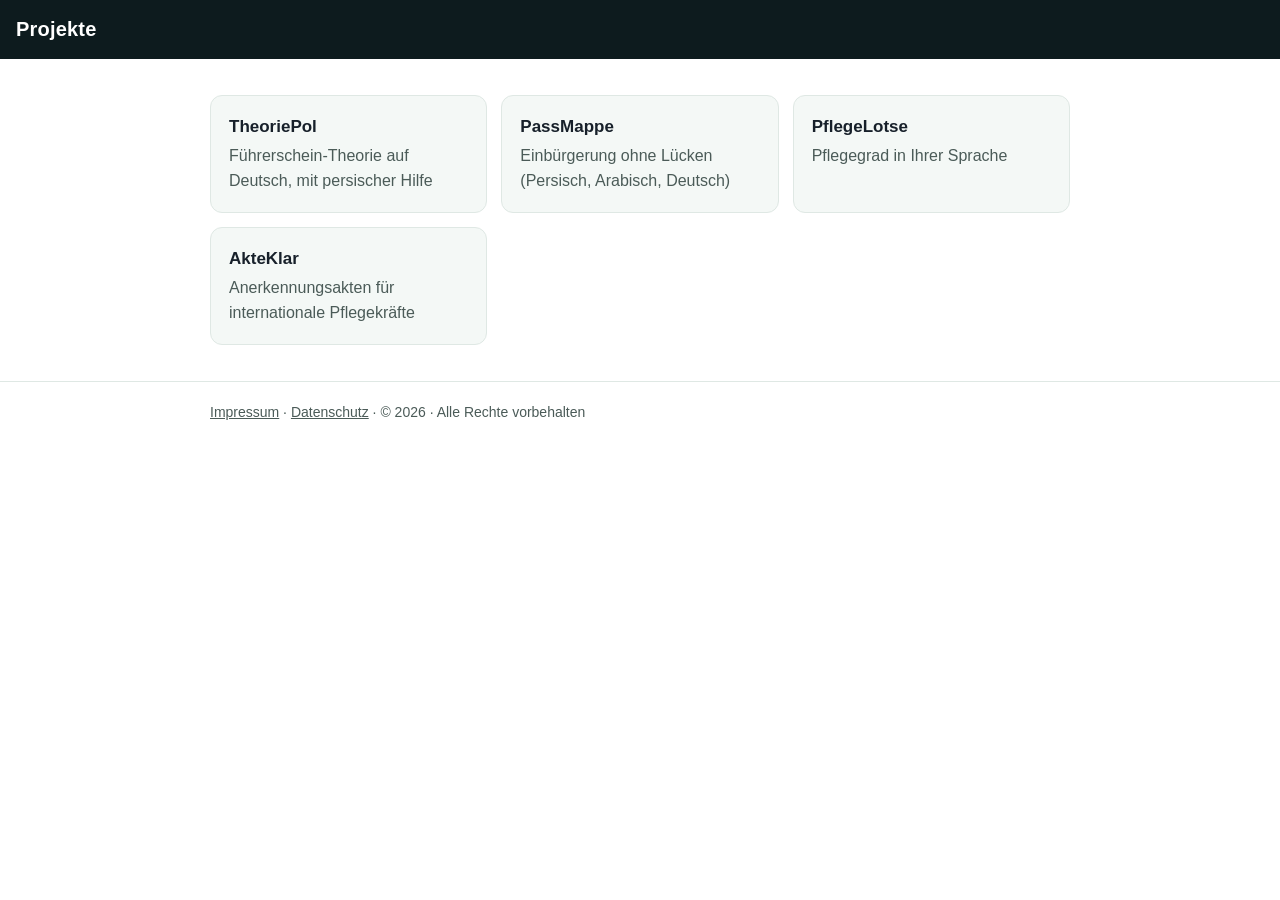
<file: index.html>
<!doctype html>
<html lang="de"><head><meta charset="utf-8"><meta name="viewport" content="width=device-width, initial-scale=1"><title>Projekte</title><link rel="stylesheet" href="site.css"></head>
<body><div class="top"><div class="brand">Projekte</div></div>
<main><div class="wrap">
<div class="grid">
<a class="card" href="theoriepol/" style="text-decoration:none;color:inherit"><b>TheoriePol</b><p>Führerschein-Theorie auf Deutsch, mit persischer Hilfe</p></a>
<a class="card" href="passmappe/" style="text-decoration:none;color:inherit"><b>PassMappe</b><p>Einbürgerung ohne Lücken (Persisch, Arabisch, Deutsch)</p></a>
<a class="card" href="pflegelotse/" style="text-decoration:none;color:inherit"><b>PflegeLotse</b><p>Pflegegrad in Ihrer Sprache</p></a>
<a class="card" href="akteklar/" style="text-decoration:none;color:inherit"><b>AkteKlar</b><p>Anerkennungsakten für internationale Pflegekräfte</p></a>
</div></div></main>
<footer><div class="wrap"><a href="impressum.html">Impressum</a> · <a href="datenschutz.html">Datenschutz</a> · © 2026 · Alle Rechte vorbehalten</div></footer>
</body></html>
</file>
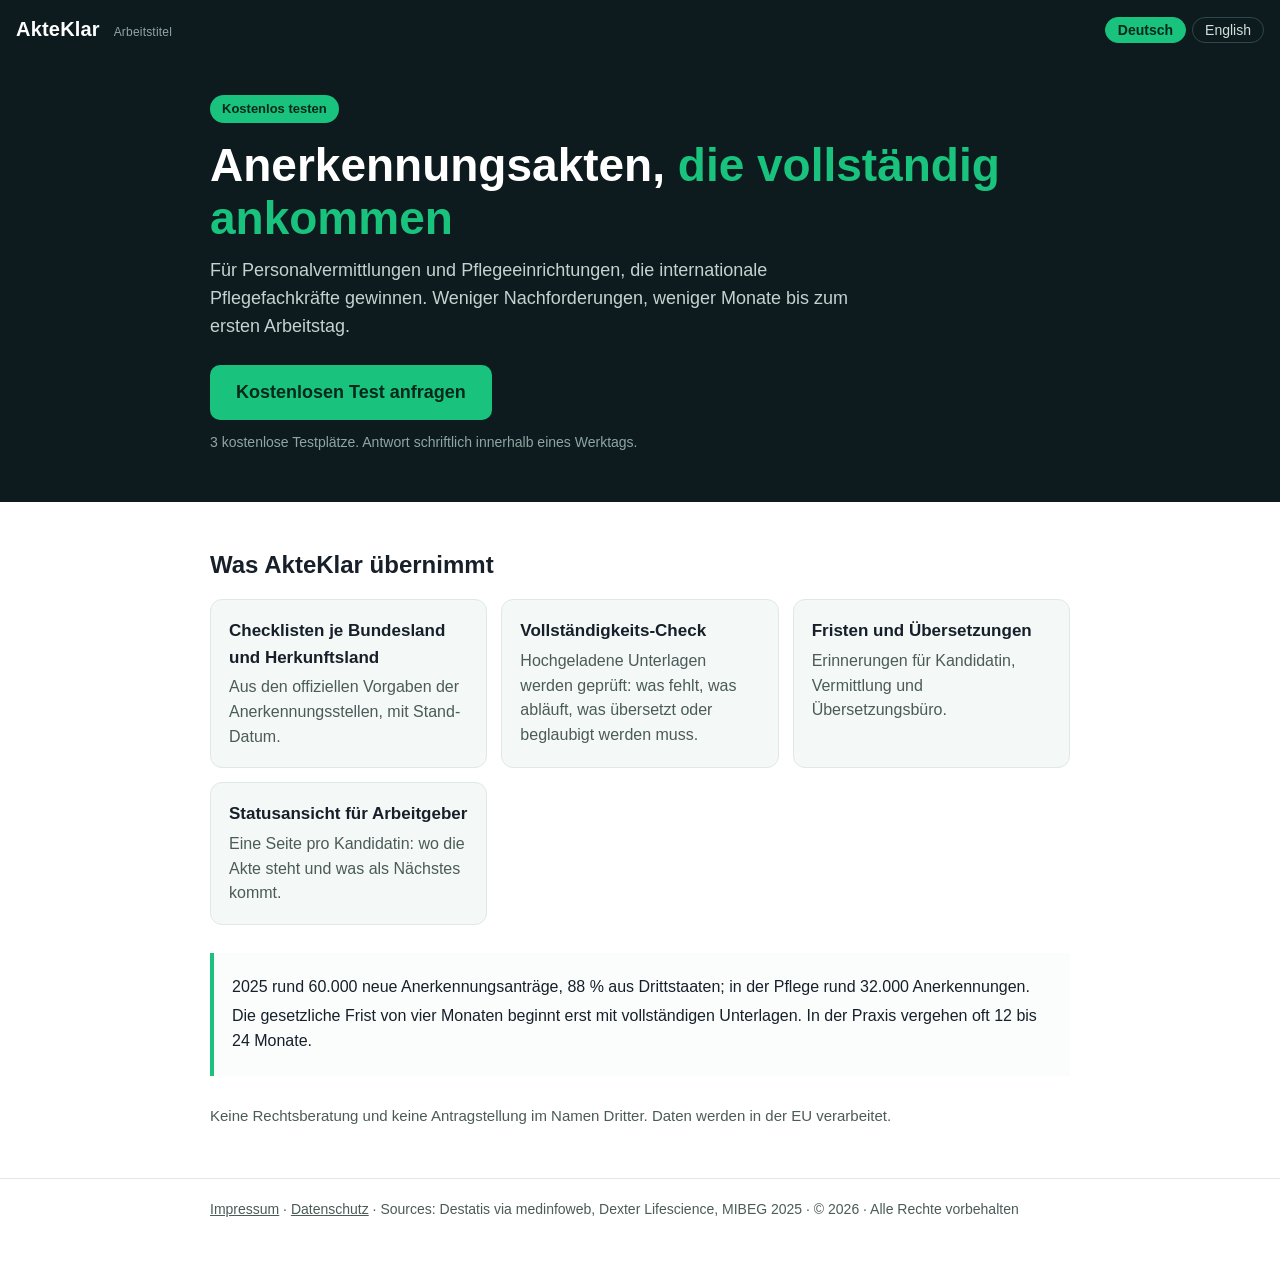
<file: akteklar/index.html>
<!doctype html>
<html lang="de">
<head>
<meta charset="utf-8">
<meta name="viewport" content="width=device-width, initial-scale=1">
<title>AkteKlar – Anerkennungsakten für internationale Pflegekräfte</title>
<meta name="description" content="Jede Anerkennungsakte vollständig, übersetzt und fristgerecht: Checklisten je Bundesland und Herkunftsland, KI-Vollständigkeitsprüfung, Fristen, Statusansicht für Arbeitgeber.">
<link rel="stylesheet" href="../site.css">
</head>
<body>
<div class="top">
  <div class="brand">AkteKlar <small>Arbeitstitel</small></div>
  <div class="langs"><button data-set="de">Deutsch</button><button data-set="en">English</button></div>
</div>

<div data-lang="de">
  <section class="hero"><div class="wrap">
    <span class="tag">Kostenlos testen</span>
    <h1>Anerkennungsakten, <span>die vollständig ankommen</span></h1>
    <p>Für Personalvermittlungen und Pflegeeinrichtungen, die internationale Pflegefachkräfte gewinnen. Weniger Nachforderungen, weniger Monate bis zum ersten Arbeitstag.</p>
    <a class="cta" href="https://tally.so/r/M1aB4A?lang=de">Kostenlosen Test anfragen</a>
    <div class="small">3 kostenlose Testplätze. Antwort schriftlich innerhalb eines Werktags.</div>
  </div></section>
  <main><div class="wrap">
    <h2>Was AkteKlar übernimmt</h2>
    <div class="grid">
      <div class="card"><b>Checklisten je Bundesland und Herkunftsland</b><p>Aus den offiziellen Vorgaben der Anerkennungsstellen, mit Stand-Datum.</p></div>
      <div class="card"><b>Vollständigkeits-Check</b><p>Hochgeladene Unterlagen werden geprüft: was fehlt, was abläuft, was übersetzt oder beglaubigt werden muss.</p></div>
      <div class="card"><b>Fristen und Übersetzungen</b><p>Erinnerungen für Kandidatin, Vermittlung und Übersetzungsbüro.</p></div>
      <div class="card"><b>Statusansicht für Arbeitgeber</b><p>Eine Seite pro Kandidatin: wo die Akte steht und was als Nächstes kommt.</p></div>
    </div>
    <div class="facts">
      <p>2025 rund 60.000 neue Anerkennungsanträge, 88 % aus Drittstaaten; in der Pflege rund 32.000 Anerkennungen.</p>
      <p>Die gesetzliche Frist von vier Monaten beginnt erst mit vollständigen Unterlagen. In der Praxis vergehen oft 12 bis 24 Monate.</p>
    </div>
    <p class="note">Keine Rechtsberatung und keine Antragstellung im Namen Dritter. Daten werden in der EU verarbeitet.</p>
  </div></main>
</div>

<div data-lang="en">
  <section class="hero"><div class="wrap">
    <span class="tag">Free trial</span>
    <h1>Recognition files <span>that arrive complete</span></h1>
    <p>For recruitment agencies and care employers hiring international nurses in Germany. Fewer requests for missing documents, fewer months until day one at work.</p>
    <a class="cta" href="https://tally.so/r/M1aB4A?lang=en">Request a free trial</a>
    <div class="small">3 free trial places. Written answer within one business day.</div>
  </div></section>
  <main><div class="wrap">
    <h2>What AkteKlar takes over</h2>
    <div class="grid">
      <div class="card"><b>Checklists per state and country of origin</b><p>Built from the recognition authorities' official requirements, with a date.</p></div>
      <div class="card"><b>Completeness check</b><p>Uploaded documents are checked: what is missing, expiring, or needs translation or certification.</p></div>
      <div class="card"><b>Deadlines and translations</b><p>Reminders for the candidate, the agency and the translation office.</p></div>
      <div class="card"><b>Status page for employers</b><p>One page per candidate: where the file stands and what comes next.</p></div>
    </div>
    <div class="facts">
      <p>About 60,000 new recognition applications in 2025, 88% from outside the EU; about 32,000 recognitions in nursing.</p>
      <p>The legal four-month deadline starts only when the file is complete. In practice it often takes 12 to 24 months.</p>
    </div>
    <p class="note">No legal advice and no applications on behalf of others. Data processed in the EU.</p>
  </div></main>
</div>

<footer><div class="wrap"><a href="../impressum.html">Impressum</a> · <a href="../datenschutz.html">Datenschutz</a> · Sources: Destatis via medinfoweb, Dexter Lifescience, MIBEG 2025 · © 2026 · Alle Rechte vorbehalten</div></footer>
<script src="../lang.js?v=2"></script>
</body>
</html>
</file>
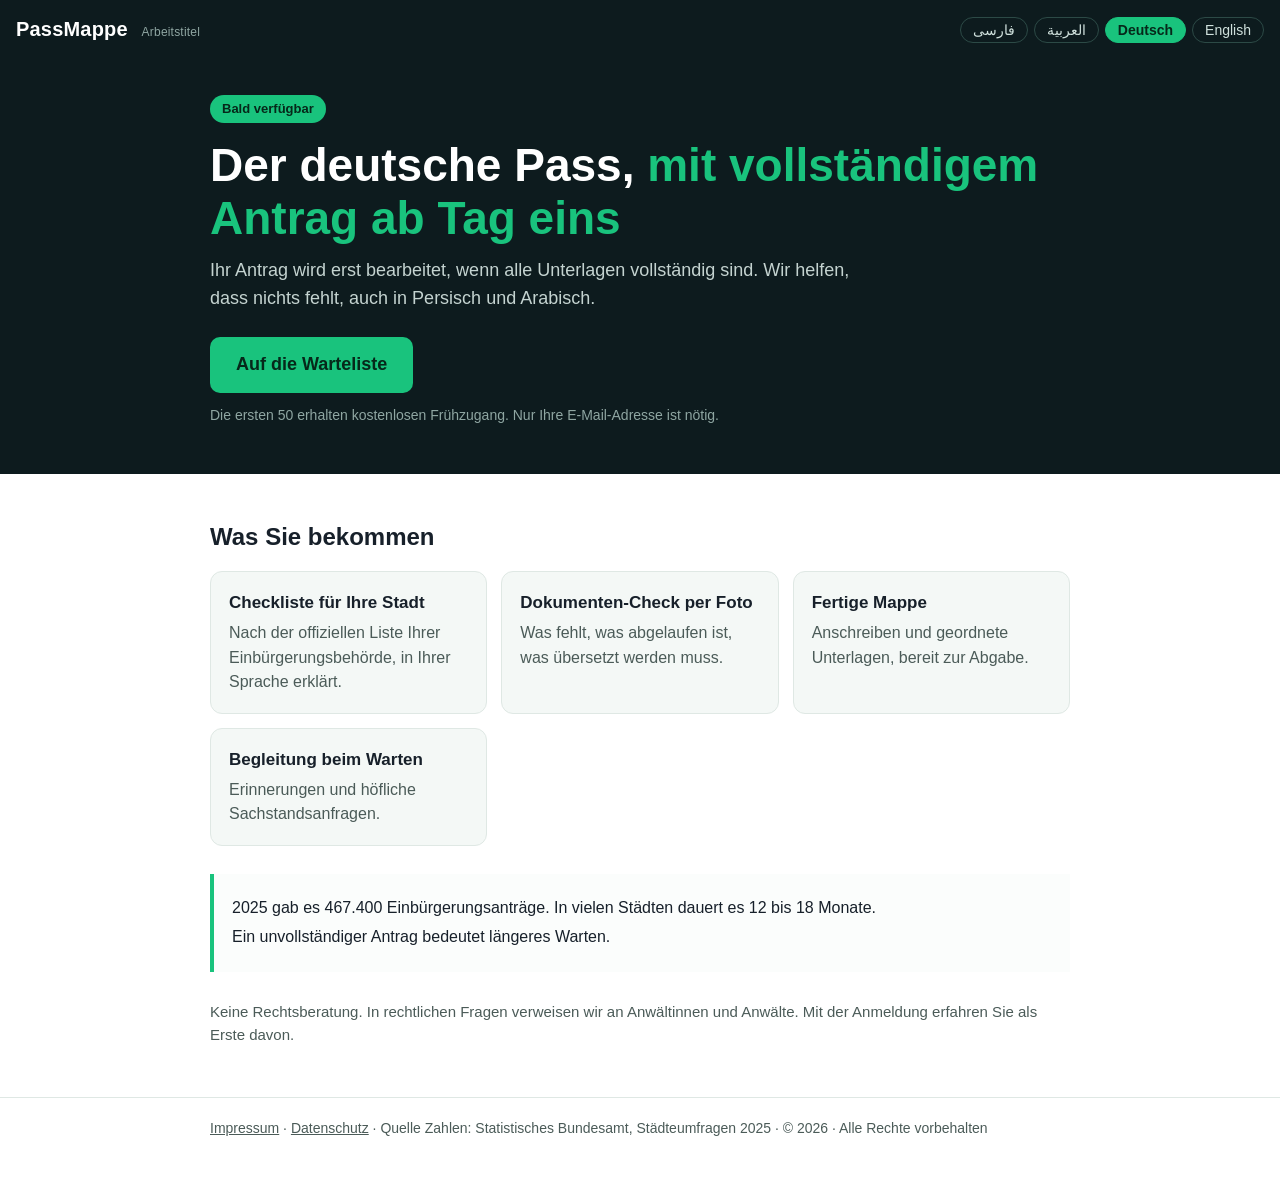
<file: passmappe/index.html>
<!doctype html>
<html lang="fa" dir="rtl">
<head>
<meta charset="utf-8">
<meta name="viewport" content="width=device-width, initial-scale=1">
<title>PassMappe – Einbürgerung ohne Lücken</title>
<meta name="description" content="Einbürgerungsantrag vollständig vom ersten Tag an: Checkliste für Ihre Stadt, Dokumenten-Check, fertige Mappe. In Persisch, Arabisch und Deutsch.">
<link rel="stylesheet" href="../site.css">
</head>
<body>
<div class="top">
  <div class="brand">PassMappe <small>Arbeitstitel</small></div>
  <div class="langs"><button data-set="fa">فارسی</button><button data-set="ar">العربية</button><button data-set="de">Deutsch</button><button data-set="en">English</button></div>
</div>

<!-- Persian -->
<div data-lang="fa">
  <section class="hero"><div class="wrap">
    <span class="tag">به‌زودی</span>
    <h1>پاسپورت آلمانی، <span>با پرونده‌ای کامل از روز اول</span></h1>
    <p>درخواست شما فقط وقتی بررسی می‌شود که همهٔ مدارک کامل باشد. ما کمک می‌کنیم هیچ مدرکی جا نماند، به زبان خودتان.</p>
    <a class="cta" href="https://tally.so/r/xVDKW5?lang=fa">ثبت‌نام در فهرست انتظار</a>
    <div class="small">۵۰ نفر اول دسترسی رایگان می‌گیرند. فقط ایمیل لازم است.</div>
  </div></section>
  <main><div class="wrap">
    <h2>چه چیزی می‌گیرید</h2>
    <div class="grid">
      <div class="card"><b>فهرست مدارک شهر شما</b><p>بر اساس فهرست رسمی ادارهٔ شهر خودتان، به فارسی توضیح داده شده.</p></div>
      <div class="card"><b>بررسی مدارک با عکس</b><p>چه چیزی کم است، چه چیزی تاریخش گذشته، کدام ترجمه لازم است.</p></div>
      <div class="card"><b>پروندهٔ آماده</b><p>نامهٔ همراه و پوشهٔ مرتب، آمادهٔ تحویل.</p></div>
      <div class="card"><b>یادآور در دوران انتظار</b><p>یادآوری‌ها و نامهٔ مؤدبانه برای پرسیدن وضعیت پرونده.</p></div>
    </div>
    <div class="facts">
      <p>۴۶۷٬۴۰۰ درخواست اِنبورگرونگ در سال ۲۰۲۵ ثبت شد. در بسیاری از شهرها انتظار ۱۲ تا ۱۸ ماه است.</p>
      <p>پروندهٔ ناقص یعنی انتظار بیشتر.</p>
    </div>
    <p class="note">این سرویس مشاورهٔ حقوقی نیست. برای پرونده‌های حقوقی شما را به وکیل معرفی می‌کنیم. با ثبت‌نام، اولین نفری هستید که خبردار می‌شوید.</p>
  </div></main>
</div>

<!-- Arabic -->
<div data-lang="ar">
  <section class="hero"><div class="wrap">
    <span class="tag">قريبًا</span>
    <h1>الجواز الألماني <span>بملف كامل من اليوم الأول</span></h1>
    <p>لا يبدأ النظر في طلبك إلا عندما تكتمل كل الوثائق. نساعدك حتى لا تنقصك أي وثيقة، وبلغتك.</p>
    <a class="cta" href="https://tally.so/r/xVDKW5?lang=ar">سجّل في قائمة الانتظار</a>
    <div class="small">أول ٥٠ شخصًا يحصلون على وصول مجاني. نحتاج بريدك الإلكتروني فقط.</div>
  </div></section>
  <main><div class="wrap">
    <h2>ماذا ستحصل</h2>
    <div class="grid">
      <div class="card"><b>قائمة الوثائق لمدينتك</b><p>حسب القائمة الرسمية لدائرة مدينتك، مشروحة بالعربية.</p></div>
      <div class="card"><b>فحص الوثائق بالصور</b><p>ما الناقص، وما انتهت صلاحيته، وما يحتاج إلى ترجمة.</p></div>
      <div class="card"><b>ملف جاهز</b><p>رسالة مرافقة وملف مرتب جاهز للتسليم.</p></div>
      <div class="card"><b>تذكيرات أثناء الانتظار</b><p>تذكيرات ورسالة مهذبة للاستفسار عن حالة الطلب.</p></div>
    </div>
    <div class="facts">
      <p>تم تقديم ٤٦٧٬٤٠٠ طلب تجنيس في عام ٢٠٢٥. في مدن كثيرة يستغرق الانتظار من ١٢ إلى ١٨ شهرًا.</p>
      <p>الملف الناقص يعني انتظارًا أطول.</p>
    </div>
    <p class="note">هذه الخدمة ليست استشارة قانونية. في الحالات القانونية نحيلك إلى محامين. بالتسجيل تكون أول من يعلم.</p>
  </div></main>
</div>

<!-- German -->
<div data-lang="de">
  <section class="hero"><div class="wrap">
    <span class="tag">Bald verfügbar</span>
    <h1>Der deutsche Pass, <span>mit vollständigem Antrag ab Tag eins</span></h1>
    <p>Ihr Antrag wird erst bearbeitet, wenn alle Unterlagen vollständig sind. Wir helfen, dass nichts fehlt, auch in Persisch und Arabisch.</p>
    <a class="cta" href="https://tally.so/r/xVDKW5?lang=de">Auf die Warteliste</a>
    <div class="small">Die ersten 50 erhalten kostenlosen Frühzugang. Nur Ihre E-Mail-Adresse ist nötig.</div>
  </div></section>
  <main><div class="wrap">
    <h2>Was Sie bekommen</h2>
    <div class="grid">
      <div class="card"><b>Checkliste für Ihre Stadt</b><p>Nach der offiziellen Liste Ihrer Einbürgerungsbehörde, in Ihrer Sprache erklärt.</p></div>
      <div class="card"><b>Dokumenten-Check per Foto</b><p>Was fehlt, was abgelaufen ist, was übersetzt werden muss.</p></div>
      <div class="card"><b>Fertige Mappe</b><p>Anschreiben und geordnete Unterlagen, bereit zur Abgabe.</p></div>
      <div class="card"><b>Begleitung beim Warten</b><p>Erinnerungen und höfliche Sachstandsanfragen.</p></div>
    </div>
    <div class="facts">
      <p>2025 gab es 467.400 Einbürgerungsanträge. In vielen Städten dauert es 12 bis 18 Monate.</p>
      <p>Ein unvollständiger Antrag bedeutet längeres Warten.</p>
    </div>
    <p class="note">Keine Rechtsberatung. In rechtlichen Fragen verweisen wir an Anwältinnen und Anwälte. Mit der Anmeldung erfahren Sie als Erste davon.</p>
  </div></main>
</div>

<!-- English -->
<div data-lang="en">
  <section class="hero"><div class="wrap">
    <span class="tag">Coming soon</span>
    <h1>Your German passport, <span>with a complete application from day one</span></h1>
    <p>Your application is only processed once every document is there. We help make sure nothing is missing, in your language.</p>
    <a class="cta" href="https://tally.so/r/xVDKW5?lang=en">Join the waiting list</a>
    <div class="small">The first 50 get free early access. Only your email is needed.</div>
  </div></section>
  <main><div class="wrap">
    <h2>What you get</h2>
    <div class="grid">
      <div class="card"><b>Checklist for your city</b><p>Based on your naturalisation office's official list, explained in your language.</p></div>
      <div class="card"><b>Document check by photo</b><p>What is missing, what has expired, what needs a translation.</p></div>
      <div class="card"><b>Ready folder</b><p>Cover letter and well-ordered documents, ready to hand in.</p></div>
      <div class="card"><b>Support while you wait</b><p>Reminders and polite status inquiries.</p></div>
    </div>
    <div class="facts">
      <p>Germany received 467,400 naturalisation applications in 2025. In many cities it takes 12 to 18 months.</p>
      <p>An incomplete application means a longer wait.</p>
    </div>
    <p class="note">Not legal advice. For legal questions we refer you to lawyers. Sign up to hear first.</p>
  </div></main>
</div>

<footer><div class="wrap"><a href="../impressum.html">Impressum</a> · <a href="../datenschutz.html">Datenschutz</a> · Quelle Zahlen: Statistisches Bundesamt, Städteumfragen 2025 · © 2026 · Alle Rechte vorbehalten</div></footer>
<script src="../lang.js?v=2"></script>
</body>
</html>
</file>
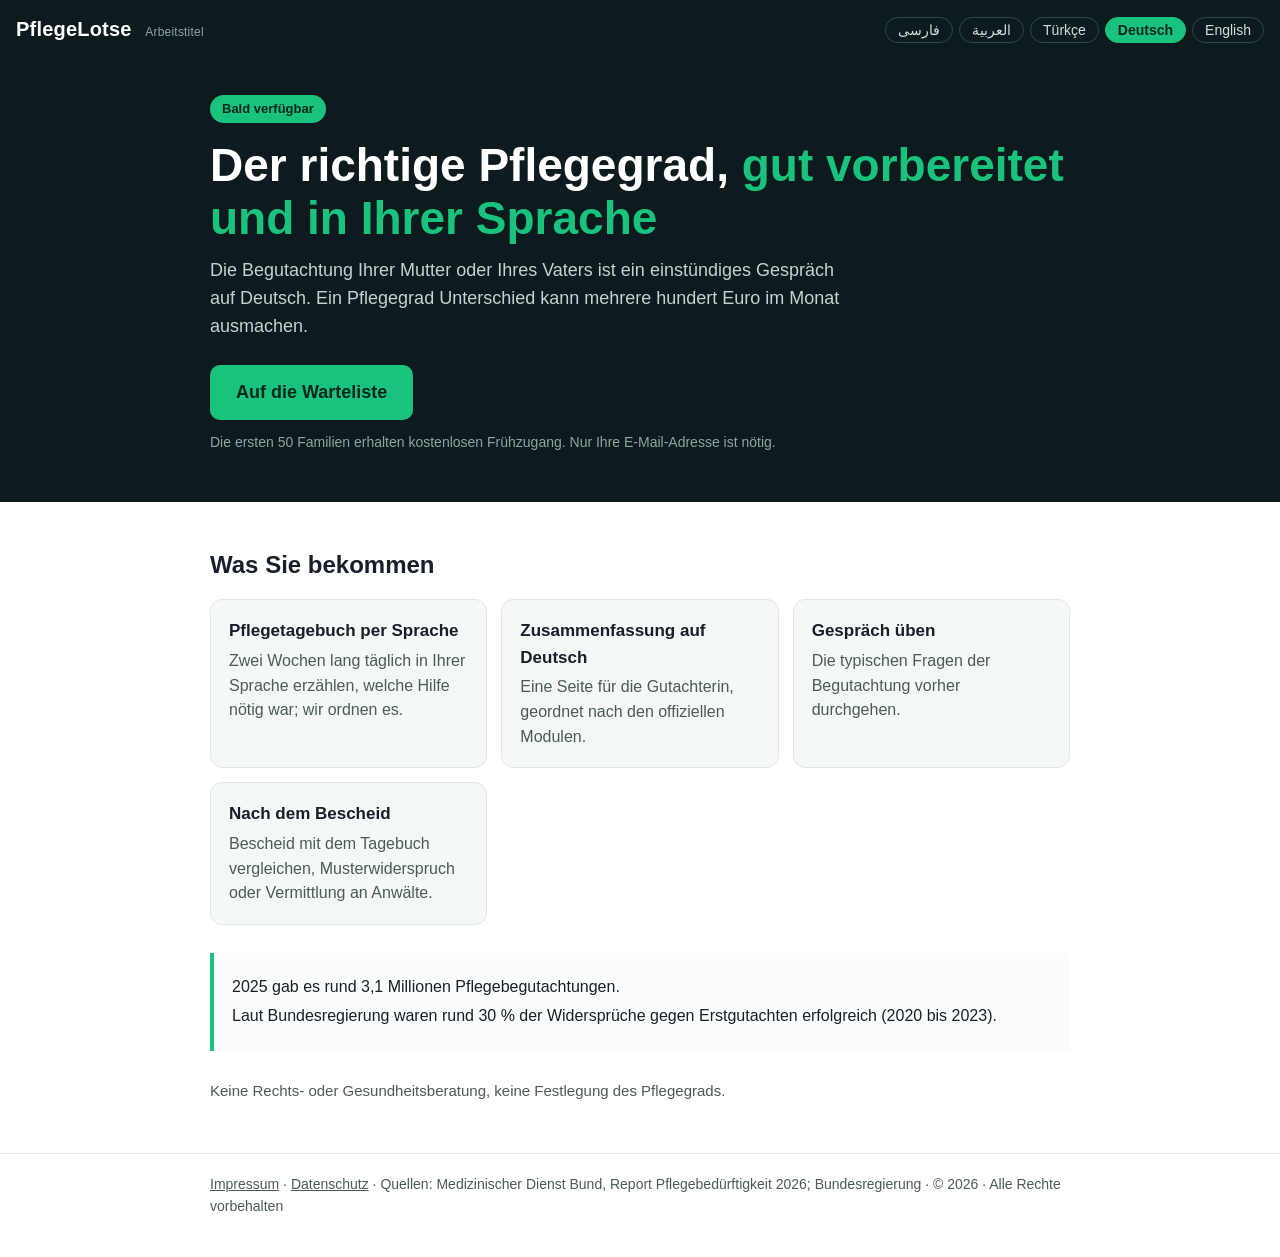
<file: pflegelotse/index.html>
<!doctype html>
<html lang="fa" dir="rtl">
<head>
<meta charset="utf-8">
<meta name="viewport" content="width=device-width, initial-scale=1">
<title>PflegeLotse – Pflegegrad in Ihrer Sprache</title>
<meta name="description" content="Gut vorbereitet zur Pflegebegutachtung, in Persisch, Arabisch, Türkisch und Deutsch: Pflegetagebuch per Sprache, Zusammenfassung auf Deutsch, Übung für das Gespräch.">
<link rel="stylesheet" href="../site.css">
</head>
<body>
<div class="top">
  <div class="brand">PflegeLotse <small>Arbeitstitel</small></div>
  <div class="langs"><button data-set="fa">فارسی</button><button data-set="ar">العربية</button><button data-set="tr">Türkçe</button><button data-set="de">Deutsch</button><button data-set="en">English</button></div>
</div>

<!-- Persian -->
<div data-lang="fa">
  <section class="hero"><div class="wrap">
    <span class="tag">به‌زودی</span>
    <h1>درجهٔ مراقبت (پفلگه‌گراد)، <span>با آمادگی کامل و به زبان خودتان</span></h1>
    <p>ارزیابی درجهٔ مراقبت پدر یا مادرتان یک گفت‌وگوی یک‌ساعته به آلمانی است. یک درجه تفاوت می‌تواند ماهانه صدها یورو باشد.</p>
    <a class="cta" href="https://tally.so/r/ArpZgz?lang=fa">ثبت‌نام در فهرست انتظار</a>
    <div class="small">۵۰ خانوادهٔ اول دسترسی رایگان می‌گیرند. فقط ایمیل لازم است.</div>
  </div></section>
  <main><div class="wrap">
    <h2>چه چیزی می‌گیرید</h2>
    <div class="grid">
      <div class="card"><b>دفترچهٔ مراقبت با صدا</b><p>دو هفته هر روز به فارسی بگویید چه کمکی لازم بود؛ ما آن را مرتب می‌کنیم.</p></div>
      <div class="card"><b>خلاصه به آلمانی</b><p>یک صفحه برای ارزیاب، مرتب بر اساس بخش‌های رسمی ارزیابی.</p></div>
      <div class="card"><b>تمرین گفت‌وگو</b><p>پرسش‌های معمول ارزیابی را از قبل تمرین کنید.</p></div>
      <div class="card"><b>بعد از نامهٔ تصمیم</b><p>مقایسهٔ تصمیم با دفترچه و نامهٔ استاندارد اعتراض، یا معرفی به وکیل.</p></div>
    </div>
    <div class="facts">
      <p>در سال ۲۰۲۵ حدود ۳٫۱ میلیون ارزیابی درجهٔ مراقبت انجام شد.</p>
      <p>طبق آمار رسمی، حدود ۳۰٪ اعتراض‌ها به ارزیابی اول موفق بوده‌اند.</p>
    </div>
    <p class="note">این سرویس مشاورهٔ حقوقی یا پزشکی نیست و نتیجهٔ رسمی را تعیین نمی‌کند.</p>
  </div></main>
</div>

<!-- Arabic -->
<div data-lang="ar">
  <section class="hero"><div class="wrap">
    <span class="tag">قريبًا</span>
    <h1>درجة الرعاية (Pflegegrad) <span>باستعداد كامل وبلغتك</span></h1>
    <p>تقييم درجة الرعاية لوالدك أو والدتك محادثة لمدة ساعة بالألمانية. فرق درجة واحدة قد يعني مئات اليوروهات شهريًا.</p>
    <a class="cta" href="https://tally.so/r/ArpZgz?lang=ar">سجّل في قائمة الانتظار</a>
    <div class="small">أول ٥٠ عائلة تحصل على وصول مجاني. نحتاج بريدك الإلكتروني فقط.</div>
  </div></section>
  <main><div class="wrap">
    <h2>ماذا ستحصل</h2>
    <div class="grid">
      <div class="card"><b>مفكرة رعاية بالصوت</b><p>لمدة أسبوعين قل كل يوم بالعربية ما المساعدة التي احتاجها؛ ونحن نرتبها.</p></div>
      <div class="card"><b>ملخص بالألمانية</b><p>صفحة واحدة للمقيّم، مرتبة حسب أقسام التقييم الرسمية.</p></div>
      <div class="card"><b>تدريب على المحادثة</b><p>تدرّب مسبقًا على الأسئلة المعتادة في التقييم.</p></div>
      <div class="card"><b>بعد رسالة القرار</b><p>مقارنة القرار بالمفكرة ورسالة اعتراض قياسية أو إحالة إلى محامٍ.</p></div>
    </div>
    <div class="facts">
      <p>في عام ٢٠٢٥ أُجري نحو ٣٫١ مليون تقييم لدرجة الرعاية.</p>
      <p>حسب البيانات الرسمية نجح نحو ٣٠٪ من الاعتراضات على التقييم الأول.</p>
    </div>
    <p class="note">هذه الخدمة ليست استشارة قانونية أو طبية ولا تحدد النتيجة الرسمية.</p>
  </div></main>
</div>

<!-- Turkish -->
<div data-lang="tr">
  <section class="hero"><div class="wrap">
    <span class="tag">Yakında</span>
    <h1>Bakım derecesi (Pflegegrad), <span>kendi dilinizde iyi hazırlanarak</span></h1>
    <p>Anne veya babanızın bakım derecesi değerlendirmesi Almanca bir saatlik bir görüşmedir. Bir derece fark ayda yüzlerce euro demek olabilir.</p>
    <a class="cta" href="https://tally.so/r/ArpZgz?lang=tr">Bekleme listesine katılın</a>
    <div class="small">İlk 50 aile ücretsiz erken erişim alır. Sadece e-posta adresiniz gerekir.</div>
  </div></section>
  <main><div class="wrap">
    <h2>Neler alırsınız</h2>
    <div class="grid">
      <div class="card"><b>Sesli bakım günlüğü</b><p>İki hafta boyunca her gün Türkçe hangi yardımın gerektiğini anlatın; biz düzenleriz.</p></div>
      <div class="card"><b>Almanca özet</b><p>Değerlendirici için resmi değerlendirme bölümlerine göre düzenlenmiş tek sayfa.</p></div>
      <div class="card"><b>Görüşme provası</b><p>Değerlendirmedeki olağan soruları önceden çalışın.</p></div>
      <div class="card"><b>Karar mektubundan sonra</b><p>Kararı günlükle karşılaştırma ve standart itiraz mektubu ya da avukata yönlendirme.</p></div>
    </div>
    <div class="facts">
      <p>2025 yılında yaklaşık 3,1 milyon bakım derecesi değerlendirmesi yapıldı.</p>
      <p>Resmi verilere göre ilk değerlendirmeye yapılan itirazların yaklaşık yüzde 30'u başarılı oldu.</p>
    </div>
    <p class="note">Bu hizmet hukuki veya tıbbi danışmanlık değildir ve resmi sonucu belirlemez.</p>
  </div></main>
</div>

<!-- German -->
<div data-lang="de">
  <section class="hero"><div class="wrap">
    <span class="tag">Bald verfügbar</span>
    <h1>Der richtige Pflegegrad, <span>gut vorbereitet und in Ihrer Sprache</span></h1>
    <p>Die Begutachtung Ihrer Mutter oder Ihres Vaters ist ein einstündiges Gespräch auf Deutsch. Ein Pflegegrad Unterschied kann mehrere hundert Euro im Monat ausmachen.</p>
    <a class="cta" href="https://tally.so/r/ArpZgz?lang=de">Auf die Warteliste</a>
    <div class="small">Die ersten 50 Familien erhalten kostenlosen Frühzugang. Nur Ihre E-Mail-Adresse ist nötig.</div>
  </div></section>
  <main><div class="wrap">
    <h2>Was Sie bekommen</h2>
    <div class="grid">
      <div class="card"><b>Pflegetagebuch per Sprache</b><p>Zwei Wochen lang täglich in Ihrer Sprache erzählen, welche Hilfe nötig war; wir ordnen es.</p></div>
      <div class="card"><b>Zusammenfassung auf Deutsch</b><p>Eine Seite für die Gutachterin, geordnet nach den offiziellen Modulen.</p></div>
      <div class="card"><b>Gespräch üben</b><p>Die typischen Fragen der Begutachtung vorher durchgehen.</p></div>
      <div class="card"><b>Nach dem Bescheid</b><p>Bescheid mit dem Tagebuch vergleichen, Musterwiderspruch oder Vermittlung an Anwälte.</p></div>
    </div>
    <div class="facts">
      <p>2025 gab es rund 3,1 Millionen Pflegebegutachtungen.</p>
      <p>Laut Bundesregierung waren rund 30 % der Widersprüche gegen Erstgutachten erfolgreich (2020 bis 2023).</p>
    </div>
    <p class="note">Keine Rechts- oder Gesundheitsberatung, keine Festlegung des Pflegegrads.</p>
  </div></main>
</div>

<!-- English -->
<div data-lang="en">
  <section class="hero"><div class="wrap">
    <span class="tag">Coming soon</span>
    <h1>The right care grade, <span>well prepared and in your language</span></h1>
    <p>The care assessment for your mother or father is a one-hour conversation in German. One care grade can make a difference of several hundred euros a month.</p>
    <a class="cta" href="https://tally.so/r/ArpZgz?lang=en">Join the waiting list</a>
    <div class="small">The first 50 families get free early access. Only your email is needed.</div>
  </div></section>
  <main><div class="wrap">
    <h2>What you get</h2>
    <div class="grid">
      <div class="card"><b>Care diary by voice</b><p>For two weeks, tell us every day in your language what help was needed; we put it in order.</p></div>
      <div class="card"><b>Summary in German</b><p>One page for the assessor, ordered by the official assessment modules.</p></div>
      <div class="card"><b>Practice the interview</b><p>Go through the typical assessment questions beforehand.</p></div>
      <div class="card"><b>After the decision</b><p>Compare the decision with the diary, a standard objection letter or a referral to lawyers.</p></div>
    </div>
    <div class="facts">
      <p>About 3.1 million care assessments took place in Germany in 2025.</p>
      <p>According to the federal government, about 30% of objections against first assessments succeeded (2020 to 2023).</p>
    </div>
    <p class="note">Not legal or medical advice; we do not decide the care grade.</p>
  </div></main>
</div>

<footer><div class="wrap"><a href="../impressum.html">Impressum</a> · <a href="../datenschutz.html">Datenschutz</a> · Quellen: Medizinischer Dienst Bund, Report Pflegebedürftigkeit 2026; Bundesregierung · © 2026 · Alle Rechte vorbehalten</div></footer>
<script src="../lang.js?v=2"></script>
</body>
</html>
</file>
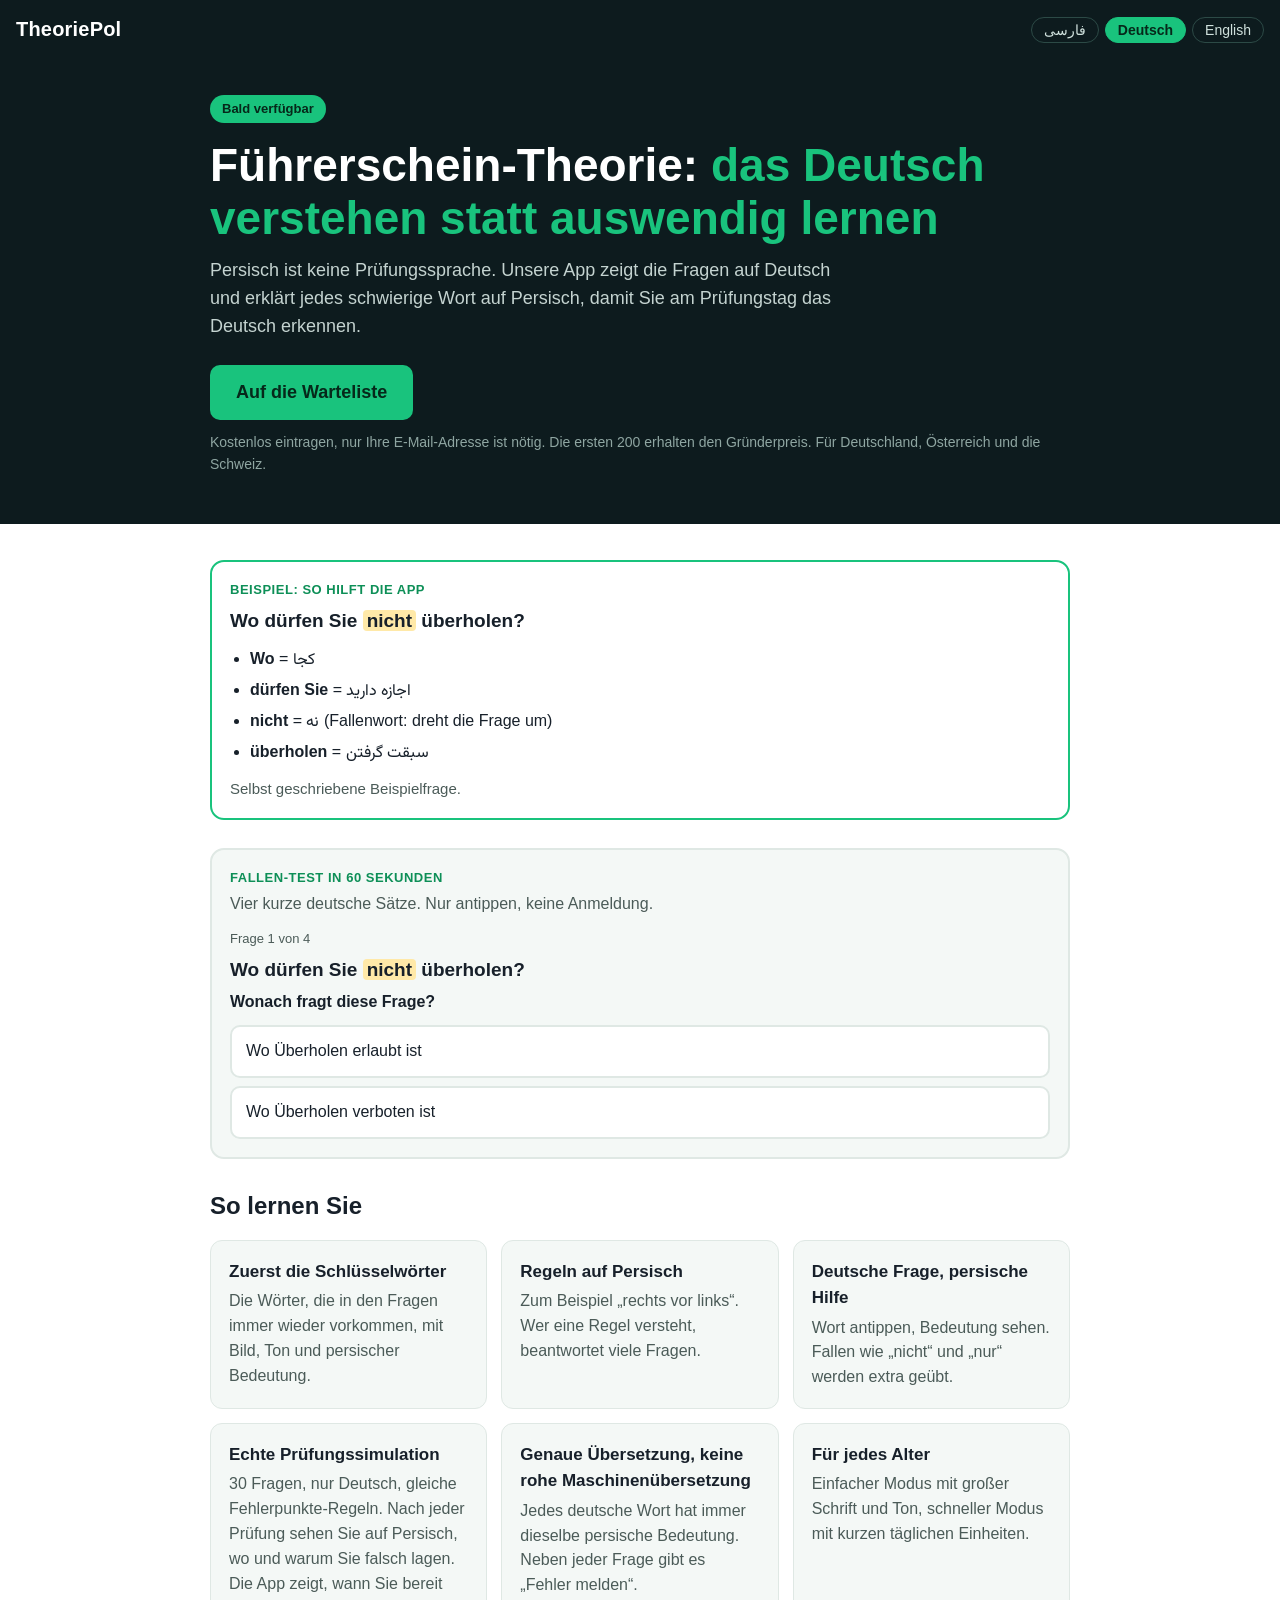
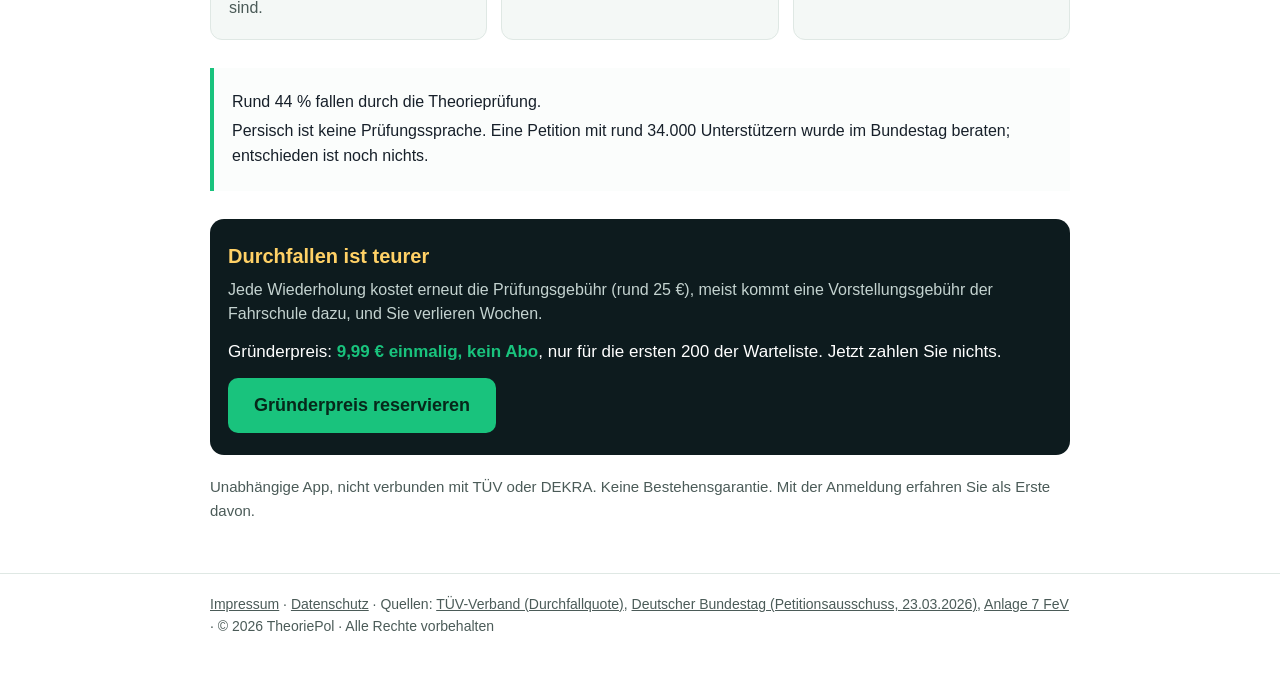
<file: theoriepol/index.html>
<!doctype html>
<html lang="fa" dir="rtl">
<head>
<meta charset="utf-8">
<meta name="viewport" content="width=device-width, initial-scale=1">
<title>TheoriePol – Führerschein-Theorie Deutsch + Persisch</title>
<meta name="description" content="Theorieprüfung Klasse B auf Deutsch bestehen, mit persischen Erklärungen. Warteliste für die Lern-App.">
<meta property="og:type" content="website">
<meta property="og:title" content="TheoriePol – آزمون تئوری گواهینامه، آلمانی‌اش را بفهمید">
<meta property="og:description" content="سؤال آلمانی، توضیح فارسی. فهرست انتظار رایگان. Führerschein-Theorie auf Deutsch mit persischer Hilfe.">
<meta property="og:url" content="https://theoriepol.github.io/warteliste/theoriepol/">
<meta property="og:image" content="https://theoriepol.github.io/warteliste/theoriepol/og.png">
<meta property="og:image:width" content="1200">
<meta property="og:image:height" content="630">
<meta name="twitter:card" content="summary_large_image">
<link rel="icon" href="data:image/svg+xml,%3Csvg xmlns='http://www.w3.org/2000/svg' viewBox='0 0 64 64'%3E%3Crect width='64' height='64' rx='14' fill='%230d1b1e'/%3E%3Ctext x='32' y='44' font-family='Arial' font-weight='800' font-size='34' text-anchor='middle' fill='%2319c37d'%3ETP%3C/text%3E%3C/svg%3E">
<link rel="preload" href="../fonts/Vazirmatn.woff2" as="font" type="font/woff2" crossorigin>
<link rel="stylesheet" href="../site.css?v=4">
</head>
<body>
<div class="top">
  <div class="brand">TheoriePol</div>
  <div class="langs"><button lang="fa" data-set="fa">فارسی</button><button lang="de" data-set="de">Deutsch</button><button lang="en" data-set="en">English</button></div>
</div>

<!-- Persian (Iran and Dari) -->
<div data-lang="fa">
  <section class="hero"><div class="wrap">
    <span class="tag">به‌زودی</span>
    <h1>آزمون تئوری گواهینامه، <span>آلمانی‌اش را بفهمید، نه حفظ کنید</span></h1>
    <p>آزمون تئوری به فارسی برگزار نمی‌شود. اپ ما سؤال‌ها را به آلمانی نشان می‌دهد و هر واژهٔ سخت را به فارسی توضیح می‌دهد، تا روز امتحان آلمانی را بشناسید.</p>
    <a class="cta" href="https://tally.so/r/2jKKQb?lang=fa">ثبت‌نام در فهرست انتظار</a>
    <div class="small">ثبت‌نام رایگان است و فقط ایمیل لازم دارد. ۲۰۰ نفر اول قیمت اعضای مؤسس می‌گیرند. برای فارسی ایران و دری، در آلمان، اتریش و سوئیس.</div>
  </div></section>
  <main><div class="wrap">
    <div class="example">
      <div class="label">نمونه: اپ این‌طور کمک می‌کند</div>
      <p class="q" lang="de" dir="ltr">Wo dürfen Sie <mark>nicht</mark> überholen?</p>
      <ul>
        <li><b lang="de">Wo</b> = کجا</li>
        <li><b lang="de">dürfen Sie</b> = اجازه دارید</li>
        <li><b lang="de">nicht</b> = نه. <b>واژهٔ تله:</b> معنی سؤال را برعکس می‌کند</li>
        <li><b lang="de">überholen</b> = سبقت گرفتن</li>
      </ul>
      <p class="note" style="margin:10px 0 0">یعنی: «کجا اجازهٔ سبقت ندارید؟» (سؤال نمونه را خودمان نوشته‌ایم.)</p>
    </div>
    <div class="quiz" data-quiz="fa"></div>
    <h2>روش ما</h2>
    <div class="grid">
      <div class="card"><b>اول واژه‌های کلیدی</b><p>چند صد واژه‌ای که در سؤال‌ها تکرار می‌شوند، با عکس، صدا و معنی فارسی.</p></div>
      <div class="card"><b>قاعده به فارسی</b><p>مثلاً «راست مقدم است». یک قاعده را که بفهمید، ده‌ها سؤال را جواب می‌دهید.</p></div>
      <div class="card"><b>سؤال آلمانی، کمک فارسی</b><p>روی هر واژه بزنید تا معنی‌اش بیاید. واژه‌های تله مثل nicht و nur جدا تمرین می‌شوند.</p></div>
      <div class="card"><b>آزمون آزمایشی واقعی</b><p>۳۰ سؤال، فقط آلمانی، با همان قانون امتیاز منفی. بعد از هر آزمون می‌بینید کجا و چرا اشتباه کردید، به فارسی. اپ می‌گوید کی آماده‌اید.</p></div>
      <div class="card"><b>ترجمهٔ دقیق، نه ترجمهٔ خام ماشینی</b><p>هر واژهٔ آلمانی همیشه یک معنی ثابت دارد. کنار هر سؤال دکمهٔ «گزارش اشتباه» هست.</p></div>
      <div class="card"><b>برای همهٔ سنین</b><p>حالت ساده با حروف بزرگ و صدا؛ حالت سریع با تمرین روزانهٔ کوتاه.</p></div>
    </div>
    <div class="facts">
      <p>حدود ۴۴٪ در آزمون تئوری رد می‌شوند.</p>
      <p>فارسی جزو زبان‌های آزمون نیست. طوماری با حدود ۳۴٬۰۰۰ امضا برای اضافه شدن فارسی در مجلس آلمان بررسی شد؛ تصمیمی هنوز گرفته نشده است.</p>
    </div>
    <div class="offer">
      <b>رد شدن گران‌تر است</b>
      <p>هر بار تکرار آزمون تئوری دوباره هزینهٔ آزمون دارد (حدود ۲۵ یورو)، معمولاً آموزشگاه هم برای معرفی دوباره پول می‌گیرد، و چند هفته عقب می‌افتید.</p>
      <p class="price">قیمت اعضای مؤسس: <strong>۹٫۹۹ یورو، یک‌بار، بدون اشتراک</strong>، فقط برای ۲۰۰ نفر اول فهرست انتظار. الان هیچ پولی نمی‌دهید.</p>
      <a class="cta" href="https://tally.so/r/2jKKQb?lang=fa">قیمت مؤسس را برایم نگه دارید</a>
    </div>
    <p class="note">اپ مستقل است و به TÜV یا DEKRA وابسته نیست. قول «حتماً قبول می‌شوید» نمی‌دهیم. با ثبت‌نام، اولین نفری هستید که خبردار می‌شوید.</p>
  </div></main>
</div>

<!-- German -->
<div data-lang="de">
  <section class="hero"><div class="wrap">
    <span class="tag">Bald verfügbar</span>
    <h1>Führerschein-Theorie: <span>das Deutsch verstehen statt auswendig lernen</span></h1>
    <p>Persisch ist keine Prüfungssprache. Unsere App zeigt die Fragen auf Deutsch und erklärt jedes schwierige Wort auf Persisch, damit Sie am Prüfungstag das Deutsch erkennen.</p>
    <a class="cta" href="https://tally.so/r/2jKKQb?lang=de">Auf die Warteliste</a>
    <div class="small">Kostenlos eintragen, nur Ihre E-Mail-Adresse ist nötig. Die ersten 200 erhalten den Gründerpreis. Für Deutschland, Österreich und die Schweiz.</div>
  </div></section>
  <main><div class="wrap">
    <div class="example">
      <div class="label">Beispiel: so hilft die App</div>
      <p class="q">Wo dürfen Sie <mark>nicht</mark> überholen?</p>
      <ul>
        <li><b>Wo</b> = <span lang="fa" dir="rtl">کجا</span></li>
        <li><b>dürfen Sie</b> = <span lang="fa" dir="rtl">اجازه دارید</span></li>
        <li><b>nicht</b> = <span lang="fa" dir="rtl">نه</span> (Fallenwort: dreht die Frage um)</li>
        <li><b>überholen</b> = <span lang="fa" dir="rtl">سبقت گرفتن</span></li>
      </ul>
      <p class="note" style="margin:10px 0 0">Selbst geschriebene Beispielfrage.</p>
    </div>
    <div class="quiz" data-quiz="de"></div>
    <h2>So lernen Sie</h2>
    <div class="grid">
      <div class="card"><b>Zuerst die Schlüsselwörter</b><p>Die Wörter, die in den Fragen immer wieder vorkommen, mit Bild, Ton und persischer Bedeutung.</p></div>
      <div class="card"><b>Regeln auf Persisch</b><p>Zum Beispiel „rechts vor links“. Wer eine Regel versteht, beantwortet viele Fragen.</p></div>
      <div class="card"><b>Deutsche Frage, persische Hilfe</b><p>Wort antippen, Bedeutung sehen. Fallen wie „nicht“ und „nur“ werden extra geübt.</p></div>
      <div class="card"><b>Echte Prüfungssimulation</b><p>30 Fragen, nur Deutsch, gleiche Fehlerpunkte-Regeln. Nach jeder Prüfung sehen Sie auf Persisch, wo und warum Sie falsch lagen. Die App zeigt, wann Sie bereit sind.</p></div>
      <div class="card"><b>Genaue Übersetzung, keine rohe Maschinenübersetzung</b><p>Jedes deutsche Wort hat immer dieselbe persische Bedeutung. Neben jeder Frage gibt es „Fehler melden“.</p></div>
      <div class="card"><b>Für jedes Alter</b><p>Einfacher Modus mit großer Schrift und Ton, schneller Modus mit kurzen täglichen Einheiten.</p></div>
    </div>
    <div class="facts">
      <p>Rund 44 % fallen durch die Theorieprüfung.</p>
      <p>Persisch ist keine Prüfungssprache. Eine Petition mit rund 34.000 Unterstützern wurde im Bundestag beraten; entschieden ist noch nichts.</p>
    </div>
    <div class="offer">
      <b>Durchfallen ist teurer</b>
      <p>Jede Wiederholung kostet erneut die Prüfungsgebühr (rund 25 €), meist kommt eine Vorstellungsgebühr der Fahrschule dazu, und Sie verlieren Wochen.</p>
      <p class="price">Gründerpreis: <strong>9,99 € einmalig, kein Abo</strong>, nur für die ersten 200 der Warteliste. Jetzt zahlen Sie nichts.</p>
      <a class="cta" href="https://tally.so/r/2jKKQb?lang=de">Gründerpreis reservieren</a>
    </div>
    <p class="note">Unabhängige App, nicht verbunden mit TÜV oder DEKRA. Keine Bestehensgarantie. Mit der Anmeldung erfahren Sie als Erste davon.</p>
  </div></main>
</div>

<!-- English -->
<div data-lang="en">
  <section class="hero"><div class="wrap">
    <span class="tag">Coming soon</span>
    <h1>German driving theory: <span>understand the German, don't just memorise</span></h1>
    <p>Persian is not an exam language. Our app shows the questions in German and explains every hard word in Persian, so you recognise the German on exam day.</p>
    <a class="cta" href="https://tally.so/r/2jKKQb?lang=en">Join the waiting list</a>
    <div class="small">Free to join, only your email is needed. The first 200 get the founding price. For Germany, Austria and Switzerland.</div>
  </div></section>
  <main><div class="wrap">
    <div class="example">
      <div class="label">Example: how the app helps</div>
      <p class="q" lang="de">Wo dürfen Sie <mark>nicht</mark> überholen?</p>
      <ul>
        <li><b lang="de">Wo</b> = <span lang="fa" dir="rtl">کجا</span> (where)</li>
        <li><b lang="de">dürfen Sie</b> = <span lang="fa" dir="rtl">اجازه دارید</span> (are you allowed)</li>
        <li><b lang="de">nicht</b> = <span lang="fa" dir="rtl">نه</span> (not: a trap word that flips the question)</li>
        <li><b lang="de">überholen</b> = <span lang="fa" dir="rtl">سبقت گرفتن</span> (overtake)</li>
      </ul>
      <p class="note" style="margin:10px 0 0">Our own sample question.</p>
    </div>
    <div class="quiz" data-quiz="en"></div>
    <h2>How it works</h2>
    <div class="grid">
      <div class="card"><b>Key words first</b><p>The words that come back in the questions, with picture, sound and Persian meaning.</p></div>
      <div class="card"><b>Rules in Persian</b><p>For example "right before left". Understand one rule and you can answer many questions.</p></div>
      <div class="card"><b>German question, Persian help</b><p>Tap a word to see its meaning. Trap words like "nicht" and "nur" get their own practice.</p></div>
      <div class="card"><b>Real exam simulation</b><p>30 questions, German only, same error-point rules. After every test you see in Persian where and why you went wrong. The app tells you when you are ready.</p></div>
      <div class="card"><b>Careful translation, not raw machine output</b><p>Every German word always has the same Persian meaning. Each question has a "report a mistake" button.</p></div>
      <div class="card"><b>For every age</b><p>Simple mode with large text and sound; fast mode with short daily practice.</p></div>
    </div>
    <div class="facts">
      <p>About 44% fail the theory test.</p>
      <p>Persian is not an exam language. A petition with about 34,000 supporters was heard in the Bundestag; nothing has been decided yet.</p>
    </div>
    <div class="offer">
      <b>Failing costs more</b>
      <p>Every retake costs the exam fee again (about €25), driving schools usually charge again for registering you, and you lose weeks.</p>
      <p class="price">Founding price: <strong>€9.99 once, no subscription</strong>, only for the first 200 on the waiting list. You pay nothing now.</p>
      <a class="cta" href="https://tally.so/r/2jKKQb?lang=en">Reserve the founding price</a>
    </div>
    <p class="note">Independent app, not affiliated with TÜV or DEKRA. No pass guarantee. Join and you will be among the first to hear.</p>
  </div></main>
</div>

<footer><div class="wrap" dir="ltr" lang="de"><a href="../impressum.html">Impressum</a> · <a href="../datenschutz.html">Datenschutz</a> · Quellen: <a class="src" href="https://www.tuev-verband.de/pressemitteilungen/neue-hoechststaende-bei-fuehrerscheinpruefungen-und-durchfallquoten">TÜV-Verband (Durchfallquote)</a>, <a class="src" href="https://www.bundestag.de/dokumente/textarchiv/2026/kw13-pa-petitionen-1146394">Deutscher Bundestag (Petitionsausschuss, 23.03.2026)</a>, <a class="src" href="https://www.gesetze-im-internet.de/fev_2010/anlage_7.html">Anlage 7 FeV</a> · © 2026 TheoriePol · Alle Rechte vorbehalten</div></footer>
<script src="quiz.js?v=1"></script>
<script src="../lang.js?v=3"></script>
</body>
</html>
</file>
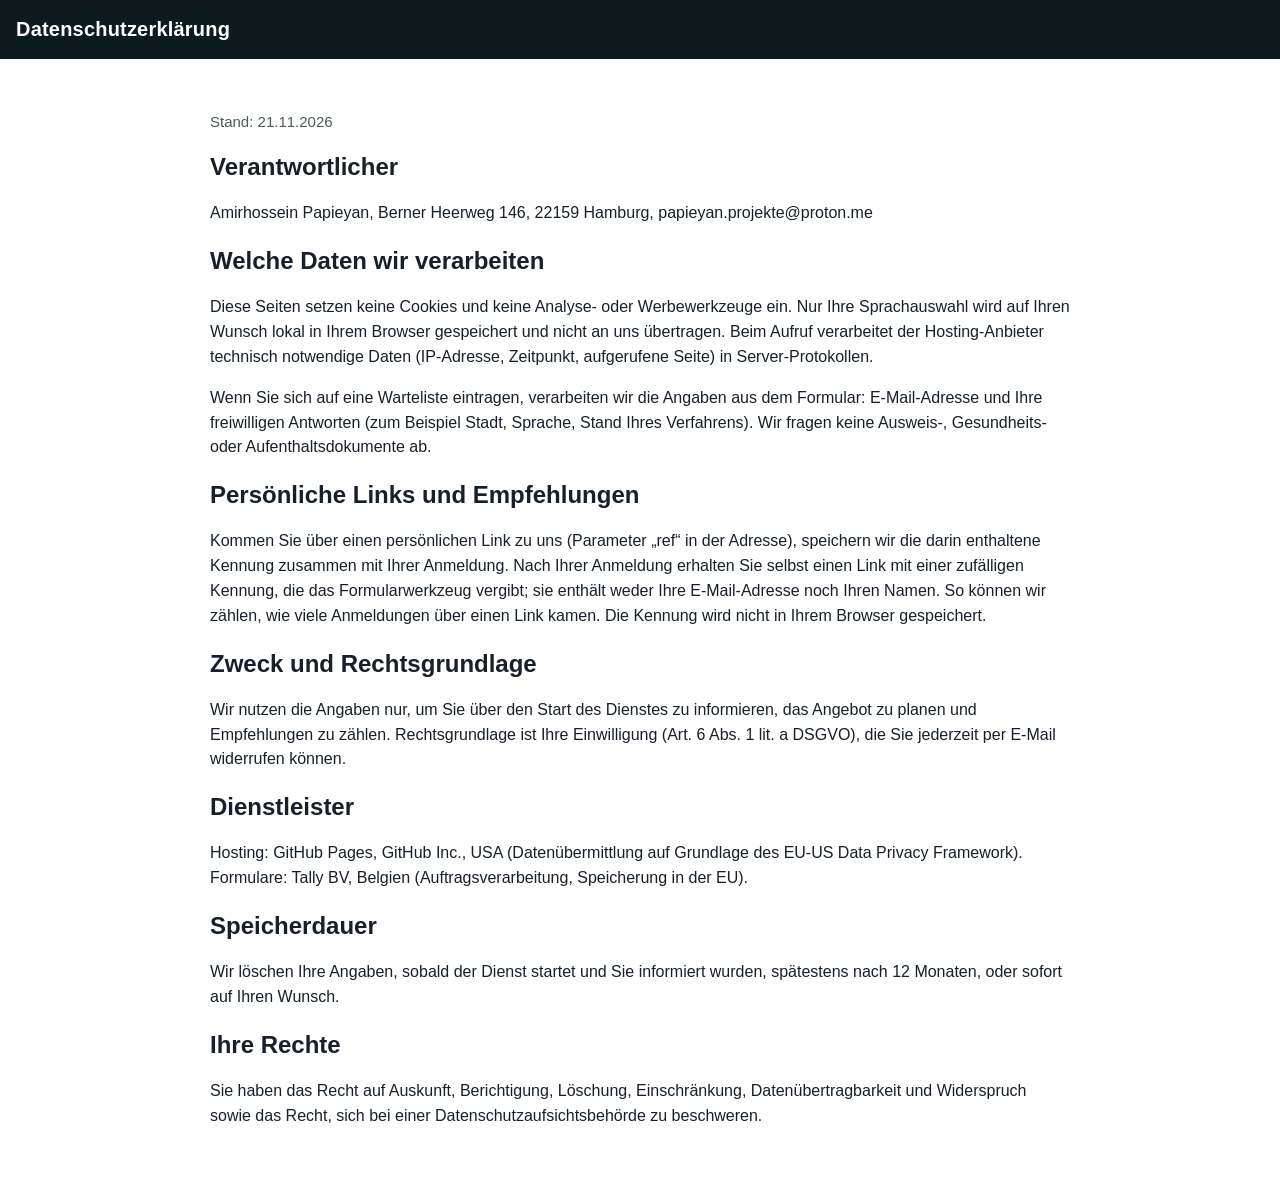
<file: datenschutz.html>
<!doctype html>
<html lang="de">
<head><meta charset="utf-8"><meta name="viewport" content="width=device-width, initial-scale=1"><title>Datenschutz</title><link rel="stylesheet" href="site.css"></head>
<body>
<div class="top"><div class="brand">Datenschutzerklärung</div></div>
<main><div class="wrap">
<p class="note">Stand: 21.11.2026</p>
<h2>Verantwortlicher</h2>
<p>Amirhossein Papieyan, Berner Heerweg 146, 22159 Hamburg, papieyan.projekte@proton.me</p>
<h2>Welche Daten wir verarbeiten</h2>
<p>Diese Seiten setzen keine Cookies und keine Analyse- oder Werbewerkzeuge ein. Nur Ihre Sprachauswahl wird auf Ihren Wunsch lokal in Ihrem Browser gespeichert und nicht an uns übertragen. Beim Aufruf verarbeitet der Hosting-Anbieter technisch notwendige Daten (IP-Adresse, Zeitpunkt, aufgerufene Seite) in Server-Protokollen.</p>
<p>Wenn Sie sich auf eine Warteliste eintragen, verarbeiten wir die Angaben aus dem Formular: E-Mail-Adresse und Ihre freiwilligen Antworten (zum Beispiel Stadt, Sprache, Stand Ihres Verfahrens). Wir fragen keine Ausweis-, Gesundheits- oder Aufenthaltsdokumente ab.</p>
<h2>Persönliche Links und Empfehlungen</h2>
<p>Kommen Sie über einen persönlichen Link zu uns (Parameter „ref“ in der Adresse), speichern wir die darin enthaltene Kennung zusammen mit Ihrer Anmeldung. Nach Ihrer Anmeldung erhalten Sie selbst einen Link mit einer zufälligen Kennung, die das Formularwerkzeug vergibt; sie enthält weder Ihre E-Mail-Adresse noch Ihren Namen. So können wir zählen, wie viele Anmeldungen über einen Link kamen. Die Kennung wird nicht in Ihrem Browser gespeichert.</p>
<h2>Zweck und Rechtsgrundlage</h2>
<p>Wir nutzen die Angaben nur, um Sie über den Start des Dienstes zu informieren, das Angebot zu planen und Empfehlungen zu zählen. Rechtsgrundlage ist Ihre Einwilligung (Art. 6 Abs. 1 lit. a DSGVO), die Sie jederzeit per E-Mail widerrufen können.</p>
<h2>Dienstleister</h2>
<p>Hosting: GitHub Pages, GitHub Inc., USA (Datenübermittlung auf Grundlage des EU-US Data Privacy Framework). Formulare: Tally BV, Belgien (Auftragsverarbeitung, Speicherung in der EU).</p>
<h2>Speicherdauer</h2>
<p>Wir löschen Ihre Angaben, sobald der Dienst startet und Sie informiert wurden, spätestens nach 12 Monaten, oder sofort auf Ihren Wunsch.</p>
<h2>Ihre Rechte</h2>
<p>Sie haben das Recht auf Auskunft, Berichtigung, Löschung, Einschränkung, Datenübertragbarkeit und Widerspruch sowie das Recht, sich bei einer Datenschutzaufsichtsbehörde zu beschweren.</p>
</div></main>
</body></html>
</file>
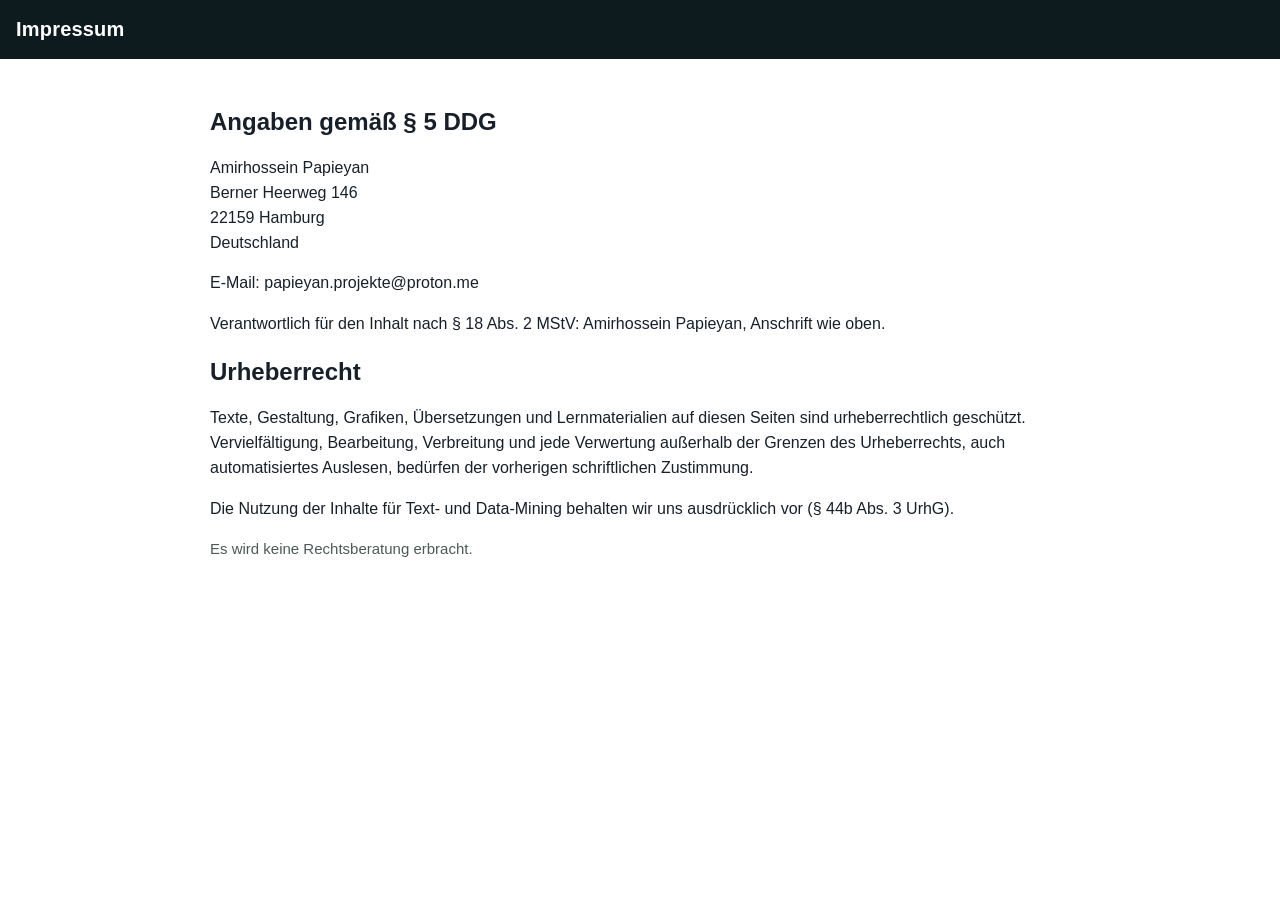
<file: impressum.html>
<!doctype html>
<html lang="de">
<head><meta charset="utf-8"><meta name="viewport" content="width=device-width, initial-scale=1"><title>Impressum</title><link rel="stylesheet" href="site.css"></head>
<body>
<div class="top"><div class="brand">Impressum</div></div>
<main><div class="wrap">
<h2>Angaben gemäß § 5 DDG</h2>
<p>Amirhossein Papieyan<br>Berner Heerweg 146<br>22159 Hamburg<br>Deutschland</p>
<p>E-Mail: papieyan.projekte@proton.me</p>
<p>Verantwortlich für den Inhalt nach § 18 Abs. 2 MStV: Amirhossein Papieyan, Anschrift wie oben.</p>
<h2>Urheberrecht</h2>
<p>Texte, Gestaltung, Grafiken, Übersetzungen und Lernmaterialien auf diesen Seiten sind urheberrechtlich geschützt. Vervielfältigung, Bearbeitung, Verbreitung und jede Verwertung außerhalb der Grenzen des Urheberrechts, auch automatisiertes Auslesen, bedürfen der vorherigen schriftlichen Zustimmung.</p>
<p>Die Nutzung der Inhalte für Text- und Data-Mining behalten wir uns ausdrücklich vor (§ 44b Abs. 3 UrhG).</p>
<p class="note">Es wird keine Rechtsberatung erbracht.</p>
</div></main>
</body></html>
</file>
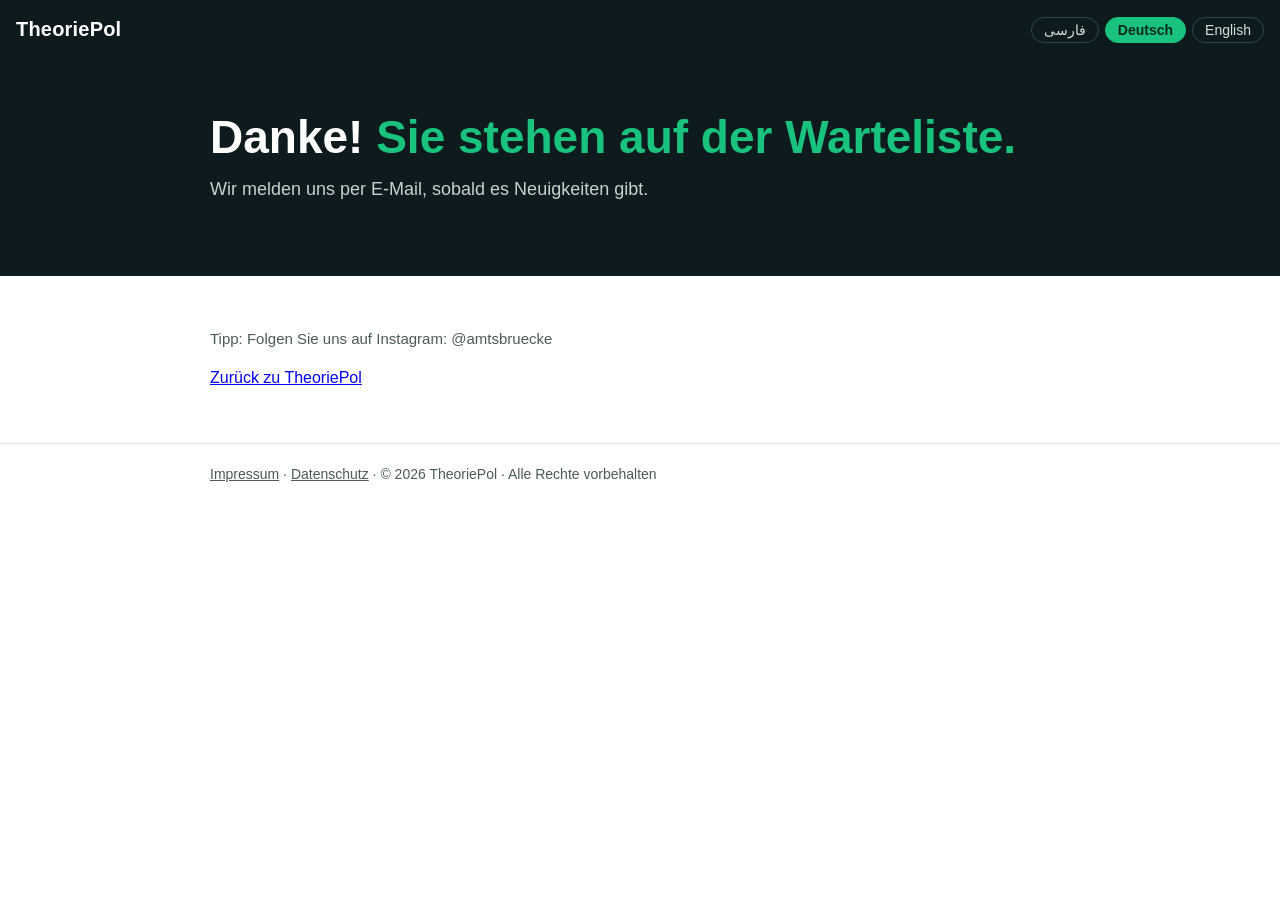
<file: theoriepol/danke.html>
<!doctype html>
<html lang="fa" dir="rtl">
<head>
<meta charset="utf-8">
<meta name="viewport" content="width=device-width, initial-scale=1">
<title>TheoriePol – Danke / ممنون</title>
<meta name="robots" content="noindex">
<link rel="icon" href="data:image/svg+xml,%3Csvg xmlns='http://www.w3.org/2000/svg' viewBox='0 0 64 64'%3E%3Crect width='64' height='64' rx='14' fill='%230d1b1e'/%3E%3Ctext x='32' y='44' font-family='Arial' font-weight='800' font-size='34' text-anchor='middle' fill='%2319c37d'%3ETP%3C/text%3E%3C/svg%3E">
<link rel="preload" href="../fonts/Vazirmatn.woff2" as="font" type="font/woff2" crossorigin>
<link rel="stylesheet" href="../site.css?v=4">
</head>
<body>
<div class="top">
  <div class="brand">TheoriePol</div>
  <div class="langs"><button lang="fa" data-set="fa">فارسی</button><button lang="de" data-set="de">Deutsch</button><button lang="en" data-set="en">English</button></div>
</div>

<div data-lang="fa">
  <section class="hero"><div class="wrap">
    <h1>ممنون! <span>شما در فهرست انتظار هستید.</span></h1>
    <p>به‌محض اینکه خبری شد، با ایمیل خبرتان می‌کنیم.</p>
  </div></section>
  <main><div class="wrap">
    <div class="invite" hidden>
      <h2>دوست‌تان هم آزمون تئوری دارد؟</h2>
      <p>این لینک فقط مال شماست:</p>
      <div class="link"></div>
      <div class="btns">
        <button type="button" class="copy" data-done="کپی شد ✓">کپی لینک</button>
        <a class="wa" target="_blank" rel="noopener">WhatsApp</a>
        <a class="tg" target="_blank" rel="noopener">Telegram</a>
      </div>
      <p class="reward"><b>هدیهٔ شما:</b> اگر ۲ نفر با لینک شما ثبت‌نام کنند، قیمت اعضای مؤسس برای شما تضمینی است، حتی اگر بعد از نفر ۲۰۰ ثبت‌نام کرده باشید. ثبت‌نام‌های تکراری یا ساختگی شمرده نمی‌شوند.</p>
    </div>
    <p class="note">نکته: در اینستاگرام هم ما را دنبال کنید: <bdi dir="ltr">@amtsbruecke</bdi></p>
    <p><a href="./?lang=fa">بازگشت به صفحهٔ TheoriePol</a></p>
  </div></main>
</div>

<div data-lang="de">
  <section class="hero"><div class="wrap">
    <h1>Danke! <span>Sie stehen auf der Warteliste.</span></h1>
    <p>Wir melden uns per E-Mail, sobald es Neuigkeiten gibt.</p>
  </div></section>
  <main><div class="wrap">
    <div class="invite" hidden>
      <h2>Ihre Freunde machen auch bald die Theorieprüfung?</h2>
      <p>Dieser Link gehört nur Ihnen:</p>
      <div class="link"></div>
      <div class="btns">
        <button type="button" class="copy" data-done="Kopiert ✓">Link kopieren</button>
        <a class="wa" target="_blank" rel="noopener">WhatsApp</a>
        <a class="tg" target="_blank" rel="noopener">Telegram</a>
      </div>
      <p class="reward"><b>Ihr Vorteil:</b> Wenn sich 2 Personen über Ihren Link eintragen, ist Ihnen der Gründerpreis sicher, auch wenn Sie nach Platz 200 kamen. Doppelte oder erfundene Anmeldungen zählen nicht.</p>
    </div>
    <p class="note">Tipp: Folgen Sie uns auf Instagram: <bdi dir="ltr">@amtsbruecke</bdi></p>
    <p><a href="./?lang=de">Zurück zu TheoriePol</a></p>
  </div></main>
</div>

<div data-lang="en">
  <section class="hero"><div class="wrap">
    <h1>Thank you! <span>You are on the waiting list.</span></h1>
    <p>We will email you as soon as there is news.</p>
  </div></section>
  <main><div class="wrap">
    <div class="invite" hidden>
      <h2>Friends with a theory test coming up?</h2>
      <p>This link is yours alone:</p>
      <div class="link"></div>
      <div class="btns">
        <button type="button" class="copy" data-done="Copied ✓">Copy link</button>
        <a class="wa" target="_blank" rel="noopener">WhatsApp</a>
        <a class="tg" target="_blank" rel="noopener">Telegram</a>
      </div>
      <p class="reward"><b>Your reward:</b> if 2 people join through your link, the founding price is guaranteed for you, even if you joined after number 200. Duplicate or fake sign-ups do not count.</p>
    </div>
    <p class="note">Tip: follow us on Instagram: <bdi dir="ltr">@amtsbruecke</bdi></p>
    <p><a href="./?lang=en">Back to TheoriePol</a></p>
  </div></main>
</div>

<footer><div class="wrap" dir="ltr" lang="de"><a href="../impressum.html">Impressum</a> · <a href="../datenschutz.html">Datenschutz</a> · © 2026 TheoriePol · Alle Rechte vorbehalten</div></footer>
<script>
// Builds the personal invite link from the random respondent id that the form tool adds (?id=).
// The id is not an email or a name. Nothing is stored in the browser or sent anywhere.
(function () {
  const id = (new URLSearchParams(location.search).get('id') || '').replace(/[^A-Za-z0-9]/g, '').slice(0, 30);
  if (!id) return;
  const base = 'https://theoriepol.github.io/warteliste/theoriepol/';
  const msg = {
    fa: 'من در فهرست انتظار TheoriePol ثبت‌نام کردم: اپی که آلمانیِ سؤال‌های آزمون تئوری رانندگی را به فارسی توضیح می‌دهد. ثبت‌نام رایگان است و ۲۰۰ نفر اول قیمت مؤسس می‌گیرند:',
    de: 'Ich stehe auf der Warteliste von TheoriePol: eine App, die das Deutsch der Theorieprüfungsfragen auf Persisch erklärt. Kostenlos eintragen, die ersten 200 bekommen den Gründerpreis:',
    en: 'I joined the TheoriePol waiting list: an app that explains the German of the driving theory questions in Persian. Free to join, the first 200 get the founding price:'
  };
  document.querySelectorAll('[data-lang]').forEach(block => {
    const lang = block.dataset.lang;
    const link = `${base}?lang=${lang}&ref=f-${id.toLowerCase()}`;
    const box = block.querySelector('.invite');
    if (!box) return;
    box.querySelector('.link').textContent = link;
    box.querySelector('.wa').href = 'https://wa.me/?text=' + encodeURIComponent(msg[lang] + ' ' + link);
    box.querySelector('.tg').href = 'https://t.me/share/url?url=' + encodeURIComponent(link) + '&text=' + encodeURIComponent(msg[lang]);
    const btn = box.querySelector('.copy');
    btn.addEventListener('click', async () => {
      let ok = false;
      try { await navigator.clipboard.writeText(link); ok = true; } catch (e) {
        const r = document.createRange(); r.selectNodeContents(box.querySelector('.link'));
        const s = getSelection(); s.removeAllRanges(); s.addRange(r);
        try { ok = document.execCommand('copy'); } catch (e2) { ok = false; }
      }
      if (ok) { const old = btn.textContent; btn.textContent = btn.dataset.done; setTimeout(() => { btn.textContent = old; }, 2000); }
    });
    box.hidden = false;
  });
})();
</script>
<script src="../lang.js?v=3"></script>
</body>
</html>
</file>
<file: site.css>
:root { --bg: #0d1b1e; --ink: #17202a; --muted: #4b5b58; --green: #19c37d; --dark-green: #0d8f57; --card: #f4f8f6; --line: #dfe8e4; }
* { box-sizing: border-box; }
body { margin: 0; font-family: "Segoe UI", Tahoma, Arial, sans-serif; color: var(--ink); background: #fff; line-height: 1.55; }
@font-face { font-family: "Vazirmatn"; src: url("fonts/Vazirmatn.woff2") format("woff2"); font-weight: 100 900; font-display: swap; }
[dir="rtl"] body, [dir="rtl"] { font-family: Vazirmatn, Tahoma, "Segoe UI", Arial, sans-serif; }
a:focus-visible, button:focus-visible { outline: 3px solid #ffd166; outline-offset: 3px; }
.example { background: #fff; border: 2px solid var(--green); border-radius: 14px; padding: 18px; margin: 0 0 28px; }
.example .q { font-family: "Segoe UI", Arial, sans-serif; direction: ltr; text-align: left; font-size: 19px; font-weight: 700; margin: 6px 0 12px; }
.example mark { background: #ffe9a8; color: inherit; padding: 0 4px; border-radius: 4px; }
.example ul { margin: 0; padding-inline-start: 20px; }
.example li { margin: 4px 0; }
.example .label { font-size: 13px; font-weight: 800; color: var(--dark-green); text-transform: uppercase; letter-spacing: .04em; }
footer a.src { white-space: nowrap; }
.offer { background: var(--bg); color: #fff; border-radius: 14px; padding: 22px 18px; margin: 0 0 20px; }
.offer b { display: block; font-size: 20px; color: #ffd166; margin-bottom: 6px; }
.offer p { color: #c4d3d0; margin: 0 0 12px; }
.offer .price { color: #fff; font-size: 17px; }
.offer strong { color: var(--green); }
.top { background: var(--bg); color: #fff; padding: 14px 16px; display: flex; justify-content: space-between; align-items: center; gap: 12px; flex-wrap: wrap; }
.brand { font-weight: 800; font-size: 20px; letter-spacing: .01em; }
.brand small { font-weight: 400; color: #8fa6a2; font-size: 12px; margin-inline-start: 8px; }
.langs button { background: transparent; color: #cfe0dc; border: 1px solid #2c4a46; border-radius: 99px; padding: 4px 12px; margin-inline-start: 6px; cursor: pointer; font-size: 14px; }
.langs button[aria-pressed="true"] { background: var(--green); color: #06281a; border-color: var(--green); font-weight: 700; }
.hero { background: var(--bg); color: #fff; padding: 36px 16px 48px; }
.wrap { max-width: 860px; margin: 0 auto; }
.tag { display: inline-block; background: var(--green); color: #06281a; font-weight: 800; font-size: 13px; padding: 4px 12px; border-radius: 99px; }
h1 { font-size: clamp(28px, 6vw, 46px); line-height: 1.15; margin: 16px 0 12px; }
h1 span { color: var(--green); }
.hero p { color: #c4d3d0; font-size: 18px; margin: 0 0 24px; max-width: 640px; }
.cta { display: inline-block; background: var(--green); color: #06281a; font-weight: 800; font-size: 18px; padding: 14px 26px; border-radius: 10px; text-decoration: none; }
.cta:hover { filter: brightness(1.08); }
.small { font-size: 14px; color: #8fa6a2; margin-top: 12px; }
main { padding: 36px 16px; }
h2 { font-size: 24px; margin: 8px 0 16px; }
.grid { display: grid; grid-template-columns: repeat(auto-fit, minmax(220px, 1fr)); gap: 14px; }
.card { background: var(--card); border: 1px solid var(--line); border-radius: 12px; padding: 18px; }
.card b { display: block; font-size: 17px; margin-bottom: 4px; }
.card p { margin: 0; color: var(--muted); }
.facts { margin: 28px 0; padding: 18px; border-inline-start: 4px solid var(--green); background: #fbfdfc; }
.facts p { margin: 4px 0; }
.note { color: var(--muted); font-size: 15px; }
footer { border-top: 1px solid var(--line); padding: 20px 16px 40px; font-size: 14px; color: var(--muted); }
footer a { color: var(--muted); }
[data-lang] { display: none; }
[data-lang].on { display: block; }
.quiz { background: var(--card); border: 2px solid var(--line); border-radius: 14px; padding: 18px; margin: 0 0 28px; }
.quiz .label { font-size: 13px; font-weight: 800; color: var(--dark-green); text-transform: uppercase; letter-spacing: .04em; }
.quiz .qi { color: var(--muted); margin: 4px 0 12px; }
.quiz .count { font-size: 13px; color: var(--muted); }
.quiz .q { font-family: "Segoe UI", Arial, sans-serif; direction: ltr; text-align: left; font-size: 19px; font-weight: 700; margin: 6px 0 6px; }
.quiz mark { background: #ffe9a8; color: inherit; padding: 0 4px; border-radius: 4px; }
.quiz .ask { font-weight: 700; margin: 0 0 10px; }
.quiz .opts { display: grid; gap: 8px; }
.quiz button { font: inherit; cursor: pointer; border-radius: 10px; }
.quiz .opt { text-align: start; background: #fff; border: 2px solid var(--line); padding: 12px 14px; min-height: 48px; color: var(--ink); }
.quiz .opt:hover:not(:disabled) { border-color: var(--green); }
.quiz .opt:disabled { cursor: default; }
.quiz .opt.ok { border-color: var(--green); background: #e8f8f0; }
.quiz .opt.no { border-color: #d64545; background: #fdecec; }
.quiz .fb { margin: 12px 0 10px; }
.quiz .fb.ok b { color: var(--dark-green); }
.quiz .fb.no b { color: #b42318; }
.quiz .next, .quiz .again { background: var(--bg); color: #fff; border: 0; padding: 10px 20px; min-height: 44px; font-weight: 700; }
.quiz .again { background: transparent; color: var(--muted); text-decoration: underline; margin-inline-start: 10px; }
.quiz .score { font-size: 32px; font-weight: 800; margin: 4px 0; color: var(--ink); }
.quiz .verdict { margin: 0 0 14px; }
.invite { background: var(--card); border: 2px solid var(--green); border-radius: 14px; padding: 18px; margin: 0 0 24px; }
.invite .link { direction: ltr; text-align: left; font-family: Consolas, "Segoe UI", monospace; font-size: 14px; background: #fff; border: 1px solid var(--line); border-radius: 8px; padding: 10px; word-break: break-all; margin: 8px 0 12px; user-select: all; }
.invite .btns { display: flex; flex-wrap: wrap; gap: 8px; }
.invite .btns a, .invite .btns button { font: inherit; font-weight: 700; text-decoration: none; border-radius: 10px; padding: 10px 16px; min-height: 44px; display: inline-flex; align-items: center; border: 0; cursor: pointer; }
.invite .copy { background: var(--bg); color: #fff; }
.invite .wa { background: #1f9e55; color: #fff; }
.invite .tg { background: #2a86c8; color: #fff; }
.invite .reward { background: #fff7dc; border-radius: 10px; padding: 10px 12px; margin: 12px 0 0; }
</file>
